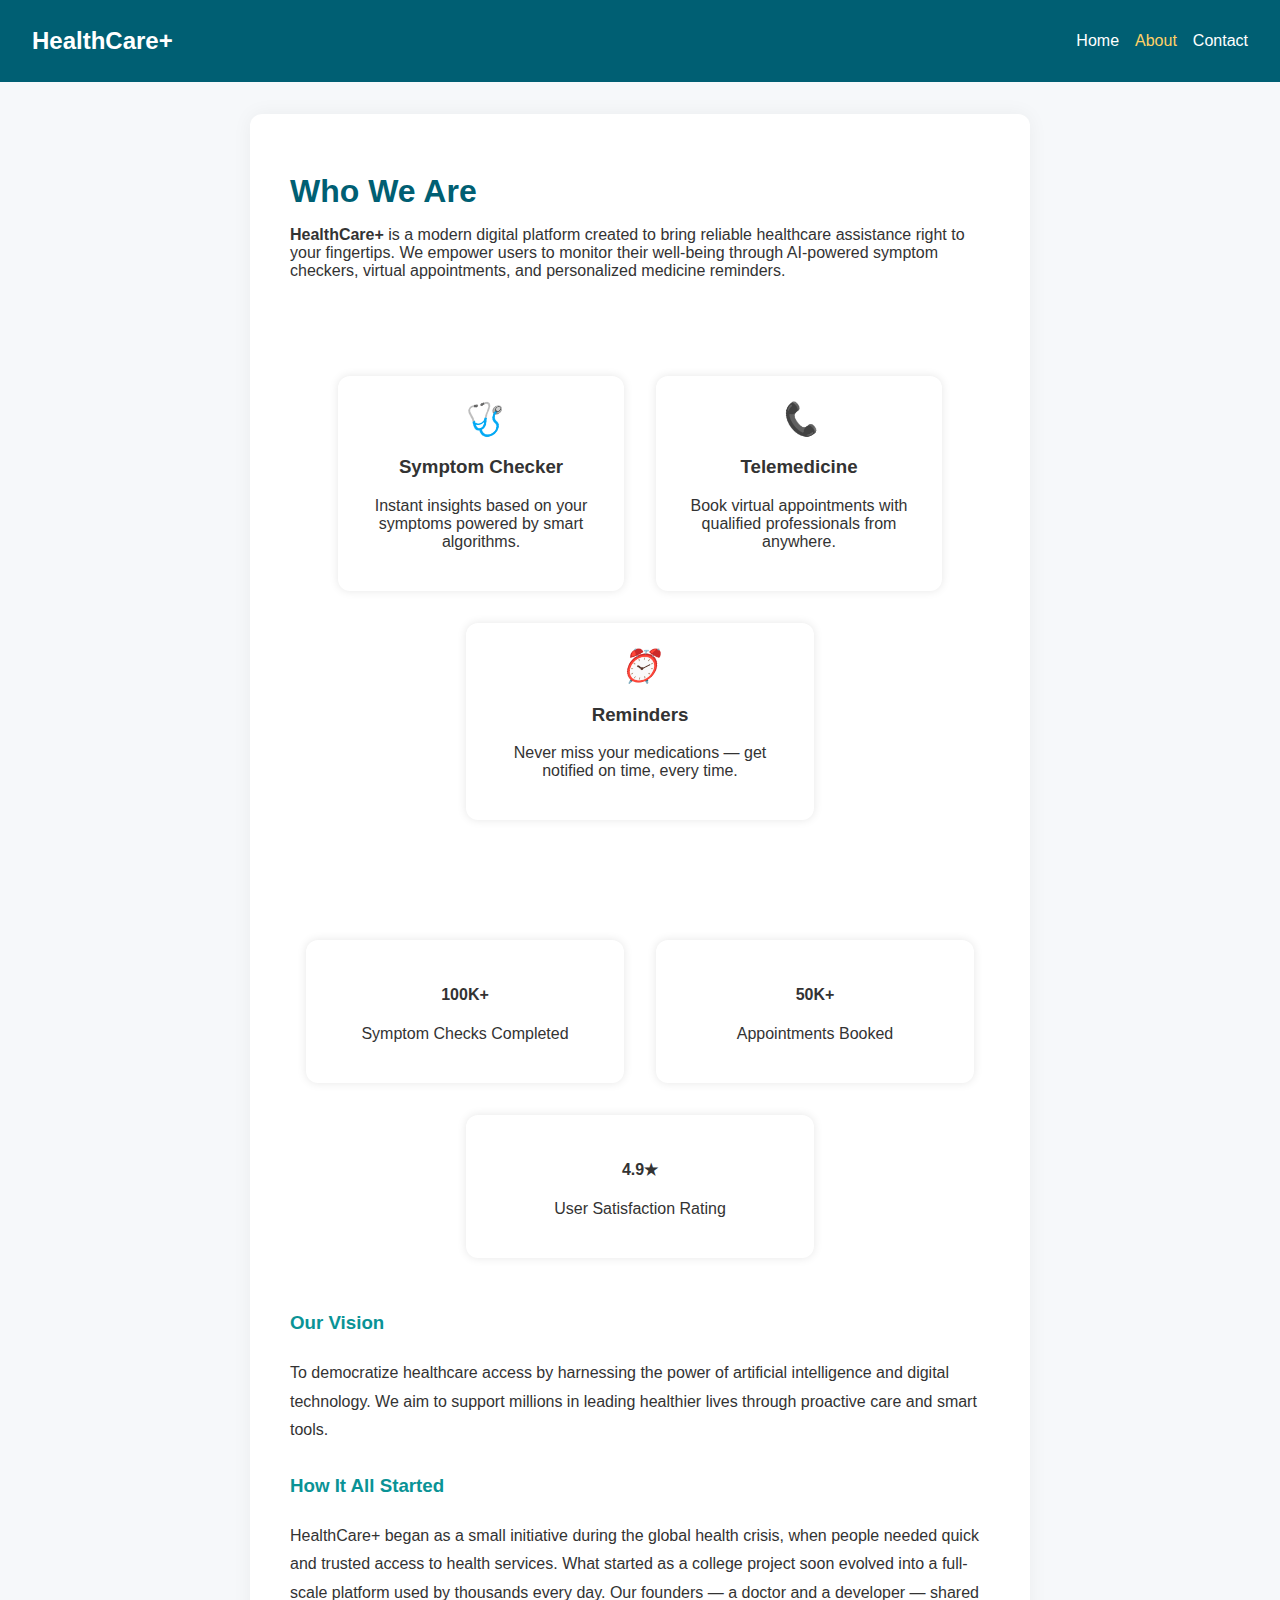
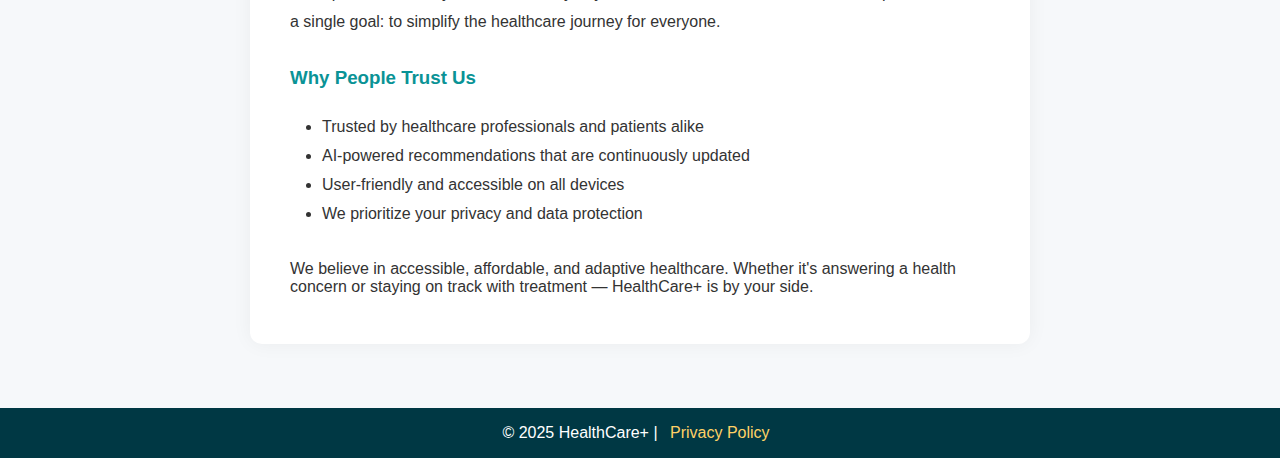
<file: about.html>
<!DOCTYPE html>
<html lang="en">
<head>
  <meta charset="UTF-8" />
  <meta name="viewport" content="width=device-width, initial-scale=1.0" />
  <title>About Us</title>
  <link rel="stylesheet" href="style.css" />
</head>
<body>

  <nav class="navbar">
    <div class="logo">HealthCare+</div>
    <ul class="nav-links">
      <li><a href="index.html">Home</a></li>
      <li><a href="about.html" class="active">About</a></li>
      <li><a href="contact.html">Contact</a></li>
    </ul>
  </nav>

  <section class="form-section">
    <h2 style="color: #005f73; font-size: 2rem; margin-bottom: 1rem;">Who We Are</h2>
    <p>
      <strong>HealthCare+</strong> is a modern digital platform created to bring reliable healthcare assistance right to your fingertips. 
      We empower users to monitor their well-being through AI-powered symptom checkers, virtual appointments, and personalized medicine reminders.
    </p>

    <div class="features" style="margin-top: 2rem;">
      <div class="card">
        <i>🩺</i>
        <h3>Symptom Checker</h3>
        <p>Instant insights based on your symptoms powered by smart algorithms.</p>
      </div>
      <div class="card">
        <i>📞</i>
        <h3>Telemedicine</h3>
        <p>Book virtual appointments with qualified professionals from anywhere.</p>
      </div>
      <div class="card">
        <i>⏰</i>
        <h3>Reminders</h3>
        <p>Never miss your medications — get notified on time, every time.</p>
      </div>
    </div>

    <div class="impact-grid" style="margin-top: 2.5rem;">
      <div class="impact-box">
        <h4>100K+</h4>
        <p>Symptom Checks Completed</p>
      </div>
      <div class="impact-box">
        <h4>50K+</h4>
        <p>Appointments Booked</p>
      </div>
      <div class="impact-box">
        <h4>4.9★</h4>
        <p>User Satisfaction Rating</p>
      </div>
    </div>

    <div style="margin-top: 2rem; line-height: 1.8;">
      <h3 style="color: #0a9396;">Our Vision</h3>
      <p>
        To democratize healthcare access by harnessing the power of artificial intelligence and digital technology.
        We aim to support millions in leading healthier lives through proactive care and smart tools.
      </p>

      <h3 style="color: #0a9396; margin-top: 1.5rem;">How It All Started</h3>
<p>
  HealthCare+ began as a small initiative during the global health crisis, when people needed quick and trusted access to health services. 
  What started as a college project soon evolved into a full-scale platform used by thousands every day. Our founders — a doctor and a developer — shared a single goal:
  to simplify the healthcare journey for everyone.
</p>

<h3 style="color: #0a9396; margin-top: 1.5rem;">Why People Trust Us</h3>
<ul style="list-style: disc; padding-left: 2rem;">
  <li>Trusted by healthcare professionals and patients alike</li>
  <li>AI-powered recommendations that are continuously updated</li>
  <li>User-friendly and accessible on all devices</li>
  <li>We prioritize your privacy and data protection</li>
</ul>
    </div>

    <p style="margin-top: 2rem;">
      We believe in accessible, affordable, and adaptive healthcare. Whether it's answering a health concern or staying on track with treatment — HealthCare+ is by your side.
    </p>
  </section>

  <footer>
    &copy; 2025 HealthCare+ | <a href="privacy.html">Privacy Policy</a>
  </footer>

</body>
</html>
</file>
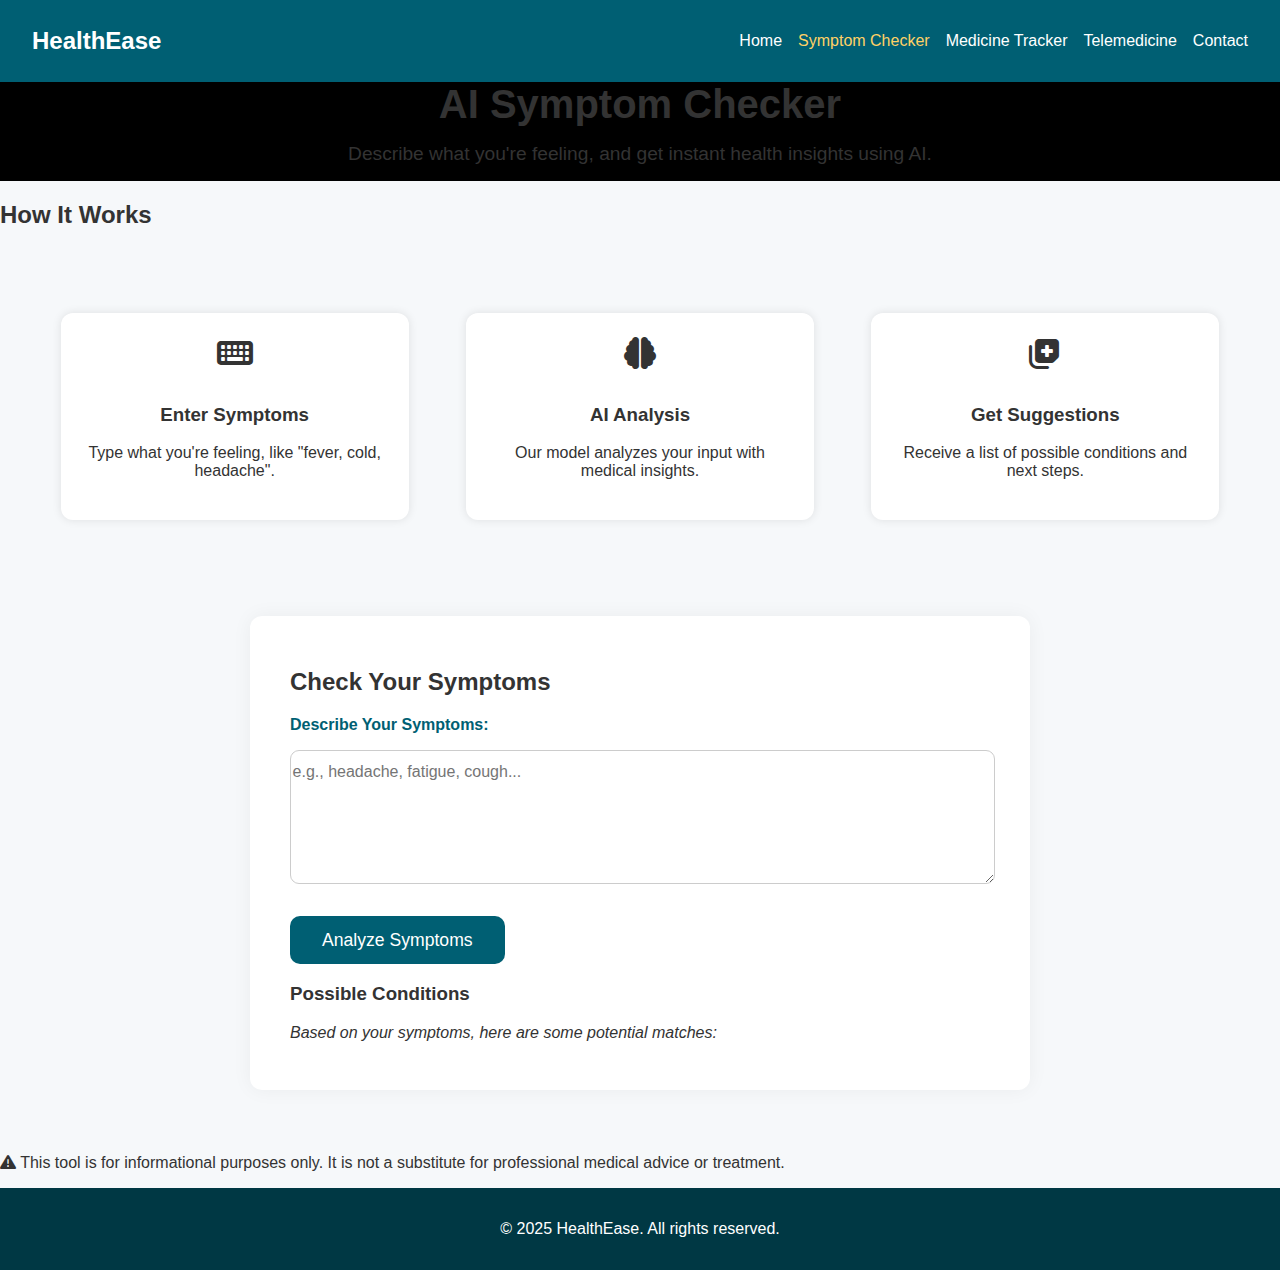
<file: checker.html>
<!DOCTYPE html>
<html lang="en">
<head>
  <meta charset="UTF-8" />
  <meta name="viewport" content="width=device-width, initial-scale=1.0"/>
  <title>AI Symptom Checker - HealthEase</title>
  <link rel="stylesheet" href="style.css" />
  <script defer src="script.js"></script>
  <link rel="stylesheet" href="https://cdnjs.cloudflare.com/ajax/libs/font-awesome/6.5.0/css/all.min.css" />
</head>
<body>
  <header class="navbar">
    <div class="logo">HealthEase</div>
    <ul class="nav-links">
      <li><a href="index.html">Home</a></li>
      <li><a href="checker.html" class="active">Symptom Checker</a></li>
      <li><a href="reminder.html">Medicine Tracker</a></li>
      <li><a href="telemedicine.html">Telemedicine</a></li>
      <li><a href="contact.html">Contact</a></li>
    </ul>
  </header>

  <section class="hero small">
    <h1>AI Symptom Checker</h1>
    <p>Describe what you're feeling, and get instant health insights using AI.</p>
  </section>

  <section class="how-it-works">
    <h2>How It Works</h2>
    <div class="features">
      <div class="card">
        <i class="fa-solid fa-keyboard"></i>
        <h3>Enter Symptoms</h3>
        <p>Type what you're feeling, like "fever, cold, headache".</p>
      </div>
      <div class="card">
        <i class="fa-solid fa-brain"></i>
        <h3>AI Analysis</h3>
        <p>Our model analyzes your input with medical insights.</p>
      </div>
      <div class="card">
        <i class="fa-solid fa-notes-medical"></i>
        <h3>Get Suggestions</h3>
        <p>Receive a list of possible conditions and next steps.</p>
      </div>
    </div>
  </section>

  <section class="form-section">
    <h2>Check Your Symptoms</h2>
    <form class="symptom-form">
      <label for="symptoms">Describe Your Symptoms:</label>
      <textarea id="symptoms" rows="6" placeholder="e.g., headache, fatigue, cough..."></textarea>
      <button type="submit" class="btn">Analyze Symptoms</button>
    </form>

    <div id="ai-output" class="output-box hidden">
      <h3>Possible Conditions</h3>
      <p><em>Based on your symptoms, here are some potential matches:</em></p>
      <ul id="suggestions">
        <!-- Dynamic AI results appear here -->
      </ul>
    </div>
  </section>

  <section class="disclaimer">
    <p><i class="fa-solid fa-triangle-exclamation"></i> This tool is for informational purposes only. It is not a substitute for professional medical advice or treatment.</p>
  </section>

  <footer>
    <p>&copy; 2025 HealthEase. All rights reserved.</p>
  </footer>
</body>
</html>
</file>
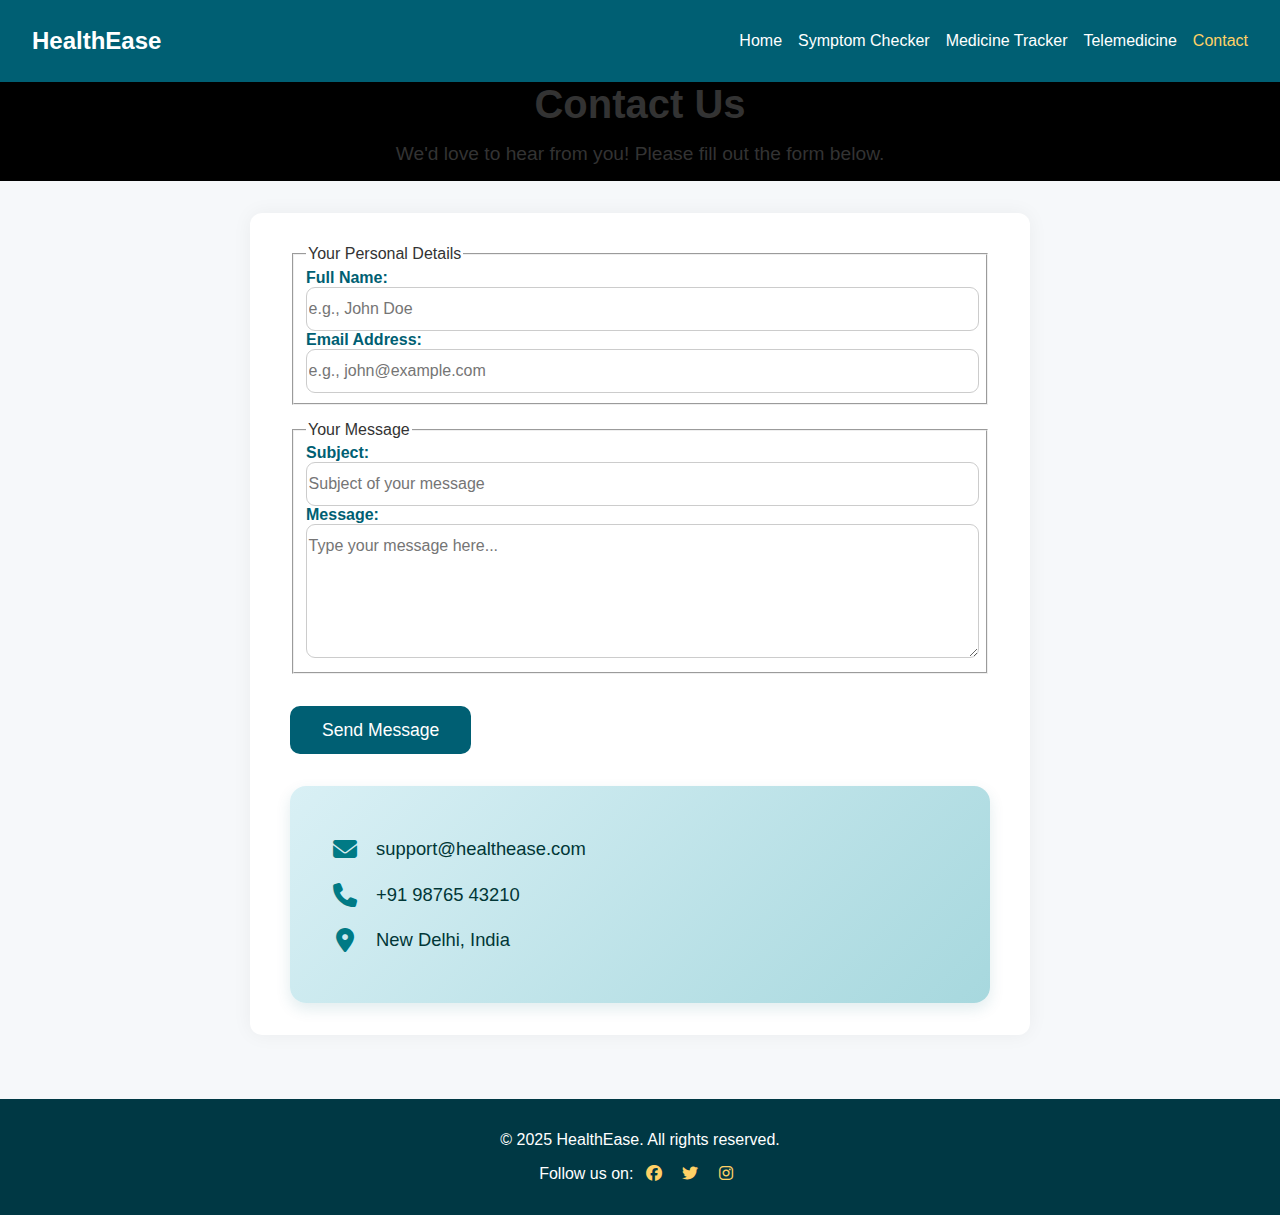
<file: contact.html>
<!DOCTYPE html>
<html lang="en">
<head>
  <meta charset="UTF-8" />
  <meta name="viewport" content="width=device-width, initial-scale=1" />
  <title>Contact Us - HealthEase</title>
  <link
    rel="stylesheet"
    href="https://cdnjs.cloudflare.com/ajax/libs/font-awesome/6.5.0/css/all.min.css"
  />
  <link rel="stylesheet" href="style.css" />
  <script defer src="script.js"></script>
</head>
<body>
  <header class="navbar">
    <div class="logo">HealthEase</div>
    <ul class="nav-links">
      <li><a href="index.html">Home</a></li>
      <li><a href="checker.html">Symptom Checker</a></li>
      <li><a href="reminder.html">Medicine Tracker</a></li>
      <li><a href="telemedicine.html">Telemedicine</a></li>
      <li><a href="contact.html" class="active">Contact</a></li>
    </ul>
  </header>

  <section class="hero small">
    <h1>Contact Us</h1>
    <p>We'd love to hear from you! Please fill out the form below.</p>
  </section>

  <section class="form-section">
    <form action="#" method="post" class="contact-form">
      <fieldset>
        <legend>Your Personal Details</legend>
        <label for="name">Full Name:</label>
        <input
          type="text"
          id="name"
          name="name"
          required
          placeholder="e.g., John Doe"
        />

        <label for="email">Email Address:</label>
        <input
          type="email"
          id="email"
          name="email"
          required
          placeholder="e.g., john@example.com"
        />
      </fieldset>

      <fieldset>
        <legend>Your Message</legend>
        <label for="subject">Subject:</label>
        <input
          type="text"
          id="subject"
          name="subject"
          required
          placeholder="Subject of your message"
        />

        <label for="message">Message:</label>
        <textarea
          id="message"
          name="message"
          rows="6"
          required
          placeholder="Type your message here..."
        ></textarea>
      </fieldset>

      <button type="submit" class="btn">Send Message</button>
    </form>

    <div class="contact-info">
      <p><i class="fa-solid fa-envelope"></i> support@healthease.com</p>
      <p><i class="fa-solid fa-phone"></i> +91 98765 43210</p>
      <p><i class="fa-solid fa-location-dot"></i> New Delhi, India</p>
    </div>
  </section>

  <footer>
    <p>&copy; 2025 HealthEase. All rights reserved.</p>
    <p>
      Follow us on:
      <a href="#"><i class="fab fa-facebook"></i></a>
      <a href="#"><i class="fab fa-twitter"></i></a>
      <a href="#"><i class="fab fa-instagram"></i></a>
    </p>
  </footer>
</body>
</html>
</file>
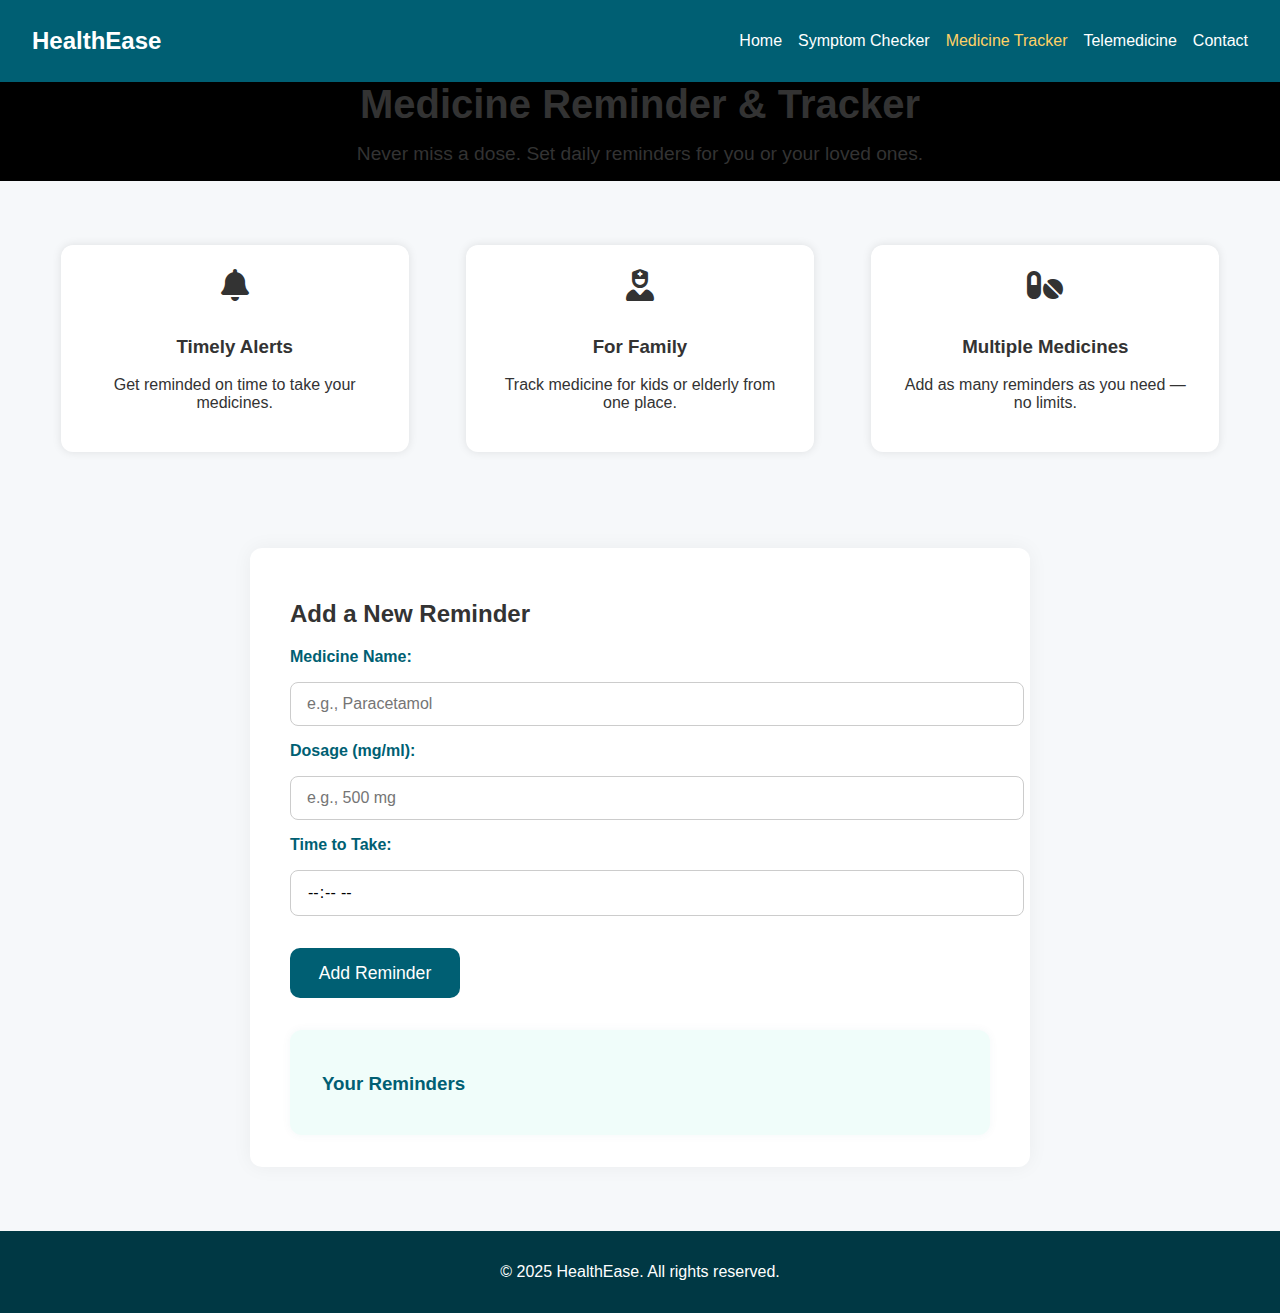
<file: reminder.html>
<!DOCTYPE html>
<html lang="en">
<head>
  <meta charset="UTF-8" />
  <meta name="viewport" content="width=device-width, initial-scale=1.0"/>
  <title>Medicine Reminder - HealthEase</title>
  <link rel="stylesheet" href="style.css" />
  <script defer src="script.js"></script>
  <link rel="stylesheet" href="https://cdnjs.cloudflare.com/ajax/libs/font-awesome/6.5.0/css/all.min.css" />
</head>
<body>
  <header class="navbar">
    <div class="logo">HealthEase</div>
    <ul class="nav-links">
      <li><a href="index.html">Home</a></li>
      <li><a href="checker.html">Symptom Checker</a></li>
      <li><a href="reminder.html" class="active">Medicine Tracker</a></li>
      <li><a href="telemedicine.html">Telemedicine</a></li>
      <li><a href="contact.html">Contact</a></li>
    </ul>
  </header>

  <section class="hero small">
    <h1>Medicine Reminder & Tracker</h1>
    <p>Never miss a dose. Set daily reminders for you or your loved ones.</p>
  </section>

  <section class="features">
    <div class="card">
      <i class="fa-solid fa-bell"></i>
      <h3>Timely Alerts</h3>
      <p>Get reminded on time to take your medicines.</p>
    </div>
    <div class="card">
      <i class="fa-solid fa-user-nurse"></i>
      <h3>For Family</h3>
      <p>Track medicine for kids or elderly from one place.</p>
    </div>
    <div class="card">
      <i class="fa-solid fa-pills"></i>
      <h3>Multiple Medicines</h3>
      <p>Add as many reminders as you need — no limits.</p>
    </div>
  </section>

  <section class="form-section">
    <h2>Add a New Reminder</h2>
    <form class="reminder-form">
      <label for="med-name">Medicine Name:</label>
      <input type="text" id="med-name" placeholder="e.g., Paracetamol" required />

      <label for="dosage">Dosage (mg/ml):</label>
      <input type="text" id="dosage" placeholder="e.g., 500 mg" required />

      <label for="time">Time to Take:</label>
      <input type="time" id="time" required />

      <button type="submit" class="btn">Add Reminder</button>
    </form>

    <div id="reminder-list" class="output-box">
      <h3>Your Reminders</h3>
      <ul id="reminders">
        
      </ul>
    </div>
  </section>

  <footer>
    <p>&copy; 2025 HealthEase. All rights reserved.</p>
  </footer>
</body>
</html>
</file>
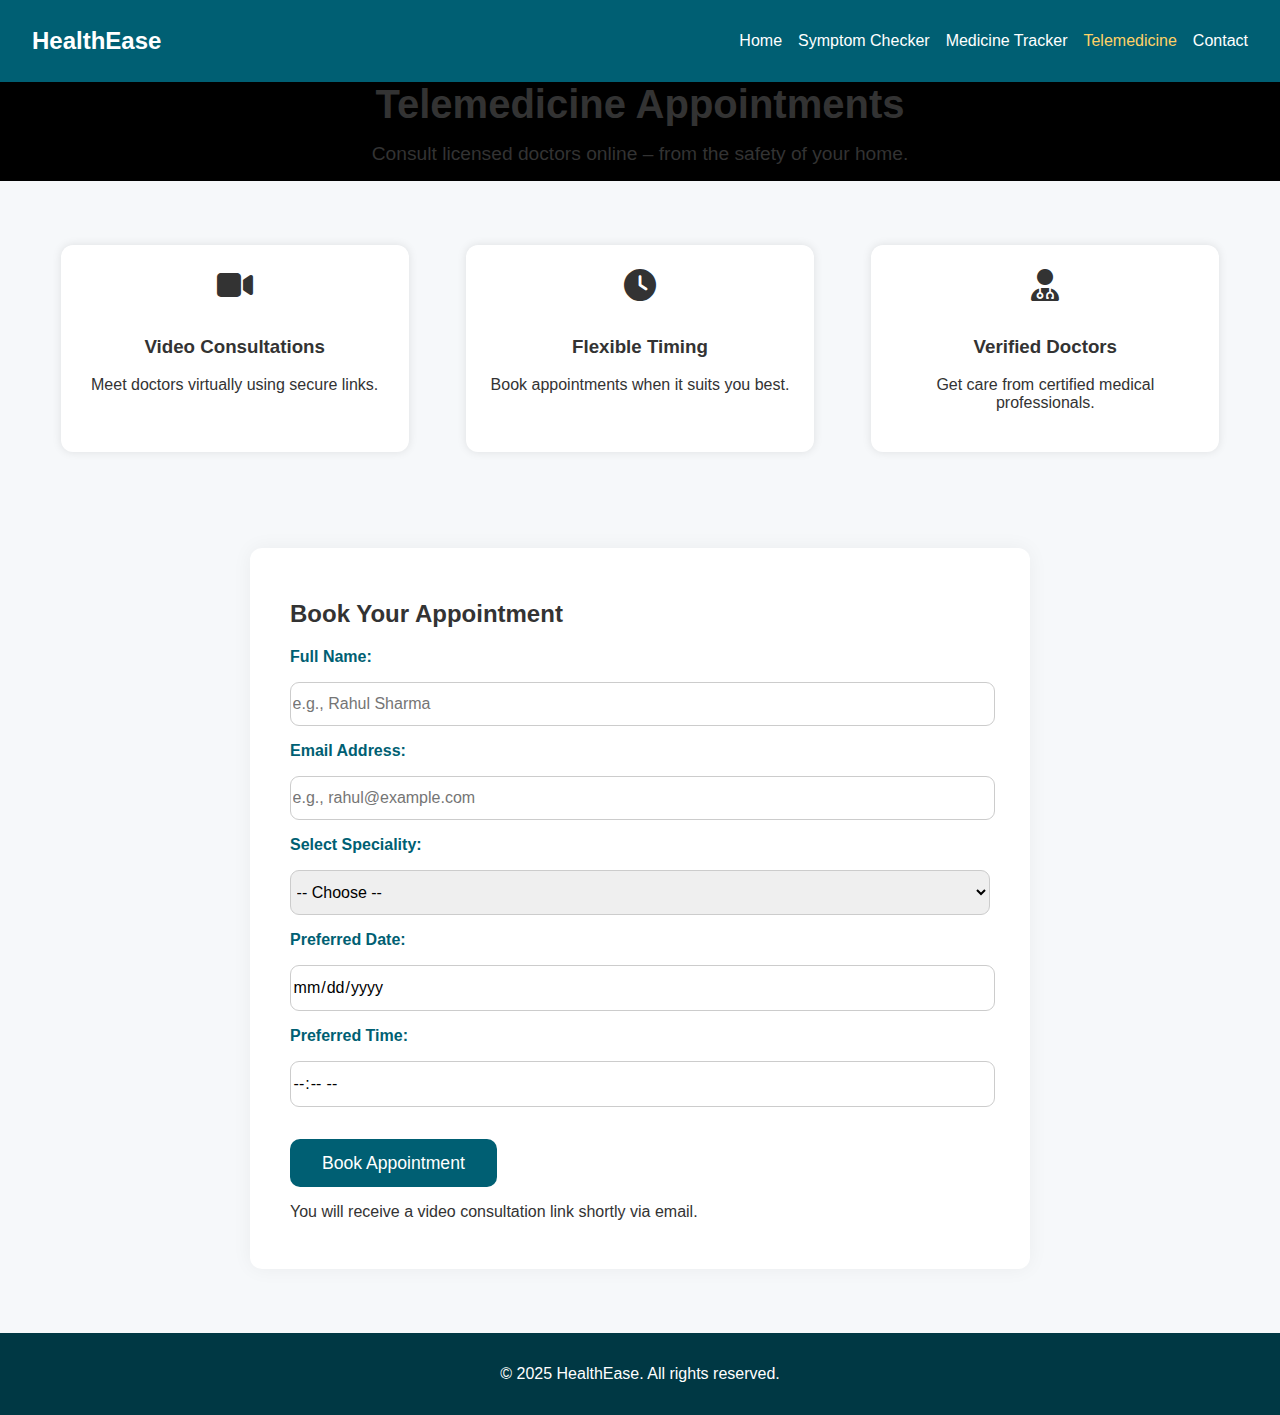
<file: telemedicine.html>
<!DOCTYPE html>
<html lang="en">
<head>
  <meta charset="UTF-8" />
  <meta name="viewport" content="width=device-width, initial-scale=1.0"/>
  <title>Telemedicine - HealthEase</title>
  <link rel="stylesheet" href="style.css" />
  <script defer src="script.js"></script>
  <link rel="stylesheet" href="https://cdnjs.cloudflare.com/ajax/libs/font-awesome/6.5.0/css/all.min.css" />
</head>
<body>
  <header class="navbar">
    <div class="logo">HealthEase</div>
    <ul class="nav-links">
      <li><a href="index.html">Home</a></li>
      <li><a href="checker.html">Symptom Checker</a></li>
      <li><a href="reminder.html">Medicine Tracker</a></li>
      <li><a href="telemedicine.html" class="active">Telemedicine</a></li>
      <li><a href="contact.html">Contact</a></li>
    </ul>
  </header>

  <section class="hero small">
    <h1>Telemedicine Appointments</h1>
    <p>Consult licensed doctors online – from the safety of your home.</p>
  </section>

  <section class="features">
    <div class="card">
      <i class="fa-solid fa-video"></i>
      <h3>Video Consultations</h3>
      <p>Meet doctors virtually using secure links.</p>
    </div>
    <div class="card">
      <i class="fa-solid fa-clock"></i>
      <h3>Flexible Timing</h3>
      <p>Book appointments when it suits you best.</p>
    </div>
    <div class="card">
      <i class="fa-solid fa-user-doctor"></i>
      <h3>Verified Doctors</h3>
      <p>Get care from certified medical professionals.</p>
    </div>
  </section>

  <section class="form-section">
    <h2>Book Your Appointment</h2>
    <form class="appointment-form">
      <label for="fullname">Full Name:</label>
      <input type="text" id="fullname" placeholder="e.g., Rahul Sharma" required />

      <label for="email">Email Address:</label>
      <input type="email" id="email" placeholder="e.g., rahul@example.com" required />

      <label for="speciality">Select Speciality:</label>
      <select id="speciality" required>
        <option value="">-- Choose --</option>
        <option value="general">General Physician</option>
        <option value="dermatologist">Dermatologist</option>
        <option value="pediatrician">Pediatrician</option>
        <option value="gynecologist">Gynecologist</option>
      </select>

      <label for="date">Preferred Date:</label>
      <input type="date" id="date" required />

      <label for="time">Preferred Time:</label>
      <input type="time" id="time" required />

      <button type="submit" class="btn">Book Appointment</button>
    </form>

    <div id="confirmation" class="output-box hidden">
      <p>You will receive a video consultation link shortly via email.</p>
    </div>
  </section>

  <footer>
    <p>&copy; 2025 HealthEase. All rights reserved.</p>
  </footer>
</body>
</html>
</file>
<file: style.css>
/* === Form Section (Shared) === */
.form-section {
  max-width: 700px;
  margin: 2rem auto 4rem auto;
  background: white;
  padding: 2rem 2.5rem;
  border-radius: 12px;
  box-shadow: 0 0 20px rgba(0,0,0,0.05);
}
a {
  text-decoration: none;
}


/* === Make date/time fields fully clickable === */
input[type="date"],
input[type="time"] {
  -webkit-appearance: none;
  -moz-appearance: none;
  appearance: none;
  cursor: pointer;
  background-color: white;
}

input[type="date"]::-webkit-calendar-picker-indicator,
input[type="time"]::-webkit-calendar-picker-indicator {
  cursor: pointer;
  opacity: 1;
  display: block;
  background: none;
  color: inherit;
  position: absolute;
  right: 10px;
}

/* === Responsive Global Layout Fix for Full Site === */
@media (max-width: 480px) {
  .navbar {
    flex-direction: column;
    align-items: flex-start;
  }
  .nav-links {
    flex-direction: column;
    width: 100%;
    gap: 0.5rem;
    margin-top: 0.5rem;
  }
  .hero h1 {
    font-size: 1.8rem;
  }
  .hero p {
    font-size: 1rem;
  }
  .form-section,
  .card,
  .impact-box {
    margin: 1rem;
    padding: 1rem;
  }
  .features, .impact-grid {
    flex-direction: column;
    align-items: center;
  }
  .card, .impact-box {
    max-width: 90%;
  }
  .btn,
  .reminder-form .btn,
  .symptom-form .btn,
  .appointment-form .btn,
  .contact-form button.btn {
    width: 100%;
    font-size: 1rem;
  }
  .reminder-form input,
  .appointment-form input,
  .appointment-form select,
  .symptom-form textarea,
  .contact-form input,
  .contact-form textarea {
    font-size: 0.95rem;
    padding: 0.6rem 1rem;
  }
}

/* === Global Layout, Navbar, Hero, Features, Impact, Footer === */
body {
  margin: 0;
  font-family: 'Segoe UI', Tahoma, Geneva, Verdana, sans-serif;
  background: #f6f8fa;
  color: #333;
}

.navbar {
  display: flex;
  justify-content: space-between;
  align-items: center;
  background-color: #005f73;
  padding: 1rem 2rem;
  color: white;
}

.logo {
  font-size: 1.5rem;
  font-weight: bold;
}

.nav-links {
  list-style: none;
  display: flex;
  gap: 1rem;
}

.nav-links li a {
  color: white;
  text-decoration: none;
  transition: color 0.3s;
}

.nav-links li a:hover,
.nav-links li a.active {
  color: #ffd166;
}

.hero {
  position: relative;
  overflow: hidden;
  text-align: center;
  background: #000;
}

.carousel-container {
  width: 100%;
  height: 550px;
  overflow: hidden;
  position: relative;
}

.carousel {
  display: flex;
  width: 100%;
  transition: transform 0.5s ease-in-out;
}

.slide {
  min-width: 100%;
  height: 550px;
  object-fit: cover;
}

.hero-text {
  position: absolute;
  top: 50%;
  left: 50%;
  transform: translate(-50%, -50%);
  text-align: center;
  color: white;
}

.hero h1 {
  font-size: 2.5rem;
  margin: 0;
}

.hero p {
  font-size: 1.2rem;
  margin: 1rem 0;
}

.btn {
  background-color: #005f73;
  color: white;
  border: none;
  padding: 0.75rem 1.5rem;
  font-size: 1rem;
  border-radius: 8px;
  cursor: pointer;
  transition: background-color 0.3s;
}

.btn:hover {
  background-color: #0a9396;
}

.mission, .features, .impact {
  padding: 3rem 2rem;
  text-align: center;
}

.features {
  display: flex;
  justify-content: space-around;
  flex-wrap: wrap;
}

.card {
  background: white;
  border-radius: 12px;
  padding: 1.5rem;
  margin: 1rem;
  box-shadow: 0 0 10px rgba(0, 0, 0, 0.1);
  flex: 1 1 30%;
  max-width: 300px;
  text-align: center;
}

.card i {
  font-size: 2rem;
  margin-bottom: 1rem;
}

.impact-grid {
  display: flex;
  justify-content: space-around;
  flex-wrap: wrap;
}

.impact-box {
  background: white;
  border-radius: 12px;
  padding: 1.5rem;
  margin: 1rem;
  box-shadow: 0 0 10px rgba(0, 0, 0, 0.1);
  flex: 1 1 30%;
  max-width: 300px;
  text-align: center;
}

footer {
  background: #003844;
  color: white;
  text-align: center;
  padding: 1rem;
}

footer a {
  color: #ffd166;
  margin: 0 0.5rem;
  text-decoration: none;
}

@media (max-width: 768px) {
  .hero h1 {
    font-size: 2rem;
  }

  .hero p {
    font-size: 1rem;
  }

  .features, .impact-grid {
    flex-direction: column;
    align-items: center;
  }

  .card, .impact-box {
    max-width: 90%;
  }

  .how-it-works {
    background: #fff;
    padding: 3rem 2rem;
    text-align: center;
  }

  .how-it-works h2 {
    font-size: 2rem;
    margin-bottom: 2rem;
  }

  .disclaimer {
    background: #ffefc3;
    padding: 1rem;
    text-align: center;
    font-size: 0.95rem;
    color: #333;
    margin-top: 2rem;
  }

  .output-box ul {
    list-style: disc;
    padding-left: 2rem;
    margin-top: 1rem;
  }
}

/* === Reminder Form Styling === */
.reminder-form {
  display: flex;
  flex-direction: column;
  gap: 1rem;
}

.reminder-form label {
  font-weight: 600;
  color: #005f73;
}

.reminder-form input[type="text"],
.reminder-form input[type="time"] {
  width: 100%;
  padding: 0.75rem 1rem;
  font-size: 1rem;
  border: 1.8px solid #ccc;
  border-radius: 8px;
  transition: border-color 0.3s;
  font-family: inherit;
}

.reminder-form input:focus {
  outline: none;
  border-color: #0a9396;
  box-shadow: 0 0 6px rgba(10, 147, 150, 0.4);
}

.reminder-form .btn {
  background-color: #005f73;
  color: white;
  padding: 0.9rem 1.8rem;
  font-size: 1.1rem;
  border: none;
  border-radius: 10px;
  cursor: pointer;
  transition: background-color 0.3s ease;
  margin-top: 1rem;
  align-self: flex-start;
}

.reminder-form .btn:hover {
  background-color: #0a9396;
}

#reminder-list {
  margin-top: 2rem;
  background: #f0fdfa;
  padding: 1.5rem 2rem;
  border-radius: 12px;
  box-shadow: 0 0 10px rgba(0, 95, 115, 0.05);
}

#reminder-list h3 {
  margin-bottom: 1rem;
  color: #005f73;
}

#reminders li {
  margin-bottom: 0.8rem;
  font-size: 1.05rem;
  padding-left: 2rem;
  position: relative;
  color: #333;
}

#reminders li::before {
  content: "⏰";
  position: absolute;
  left: 0;
  top: 2px;
  font-size: 1rem;
  line-height: 1;
}

/* === Popup Toast === */
.popup-toast {
  position: fixed;
  top: 1rem;
  right: 1rem;
  background-color: #444;
  color: white;
  padding: 0.75rem 1.25rem;
  border-radius: 8px;
  font-weight: bold;
  box-shadow: 0 4px 10px rgba(0, 0, 0, 0.2);
  opacity: 0;
  transform: translateY(-20px);
  transition: all 0.4s ease-in-out;
  z-index: 9999;
  min-width: 220px;
  text-align: center;
}

.popup-toast.show {
  opacity: 1;
  transform: translateY(0);
}

.popup-toast.success {
  background-color: #2ecc71;
}

.popup-toast.error {
  background-color: #e74c3c;
}

/* === Other Form Layouts === */
.symptom-form,
.appointment-form,
.contact-form {
  display: flex;
  flex-direction: column;
  gap: 1rem;
}

.symptom-form label,
.appointment-form label,
.contact-form label {
  font-weight: 600;
  color: #005f73;
}

.symptom-form textarea,
.appointment-form input,
.appointment-form select,
.contact-form input,
.contact-form textarea {
  width: 100%;
  padding: 0.75rem 0.1rem;
  font-size: 1rem;
  border: 1.7px solid #ccc;
  border-radius: 9px;
  transition: border-color 0.3s;
  font-family: inherit;
}

.symptom-form textarea:focus,
.appointment-form input:focus,
.appointment-form select:focus,
.contact-form input:focus,
.contact-form textarea:focus {
  outline: none;
  border-color: #0a9396;
  box-shadow: 0 0 5px rgba(10,147,150,0.5);
}

.symptom-form .btn,
.appointment-form .btn,
.contact-form button.btn {
  background-color: #005f73;
  color: white;
  padding: 0.85rem 2rem;
  font-size: 1.1rem;
  border-radius: 10px;
  border: none;
  cursor: pointer;
  transition: background-color 0.3s ease;
  margin-top: 1rem;
  align-self: flex-start;
}

.symptom-form .btn:hover,
.appointment-form .btn:hover,
.contact-form button.btn:hover {
  background-color: #0a9396;
}

/* === Updated Contact Info Section === */
.contact-info {
  margin-top: 2rem;
  background: linear-gradient(135deg, #d9f0f5, #a7d8de);
  padding: 2rem 2.5rem;
  border-radius: 16px;
  box-shadow: 0 6px 15px rgba(0, 95, 115, 0.12);
  color: #004d54;
  font-size: 1.15rem;
  font-weight: 500;
  line-height: 1.6;
  max-width: 700px;
  margin-left: auto;
  margin-right: auto;
}

.contact-info p {
  margin: 1rem 0;
  display: flex;
  align-items: center;
  gap: 1rem;
  color: #013737;
  font-family: 'Segoe UI', Tahoma, Geneva, Verdana, sans-serif;
}

.contact-info i {
  font-size: 1.5rem;
  color: #007a85;
  min-width: 30px;
  text-align: center;
  transition: color 0.3s ease;
}

.contact-info p:hover i {
  color: #004d54;
  transform: scale(1.1);
  transition: all 0.3s ease;
}
</file>
